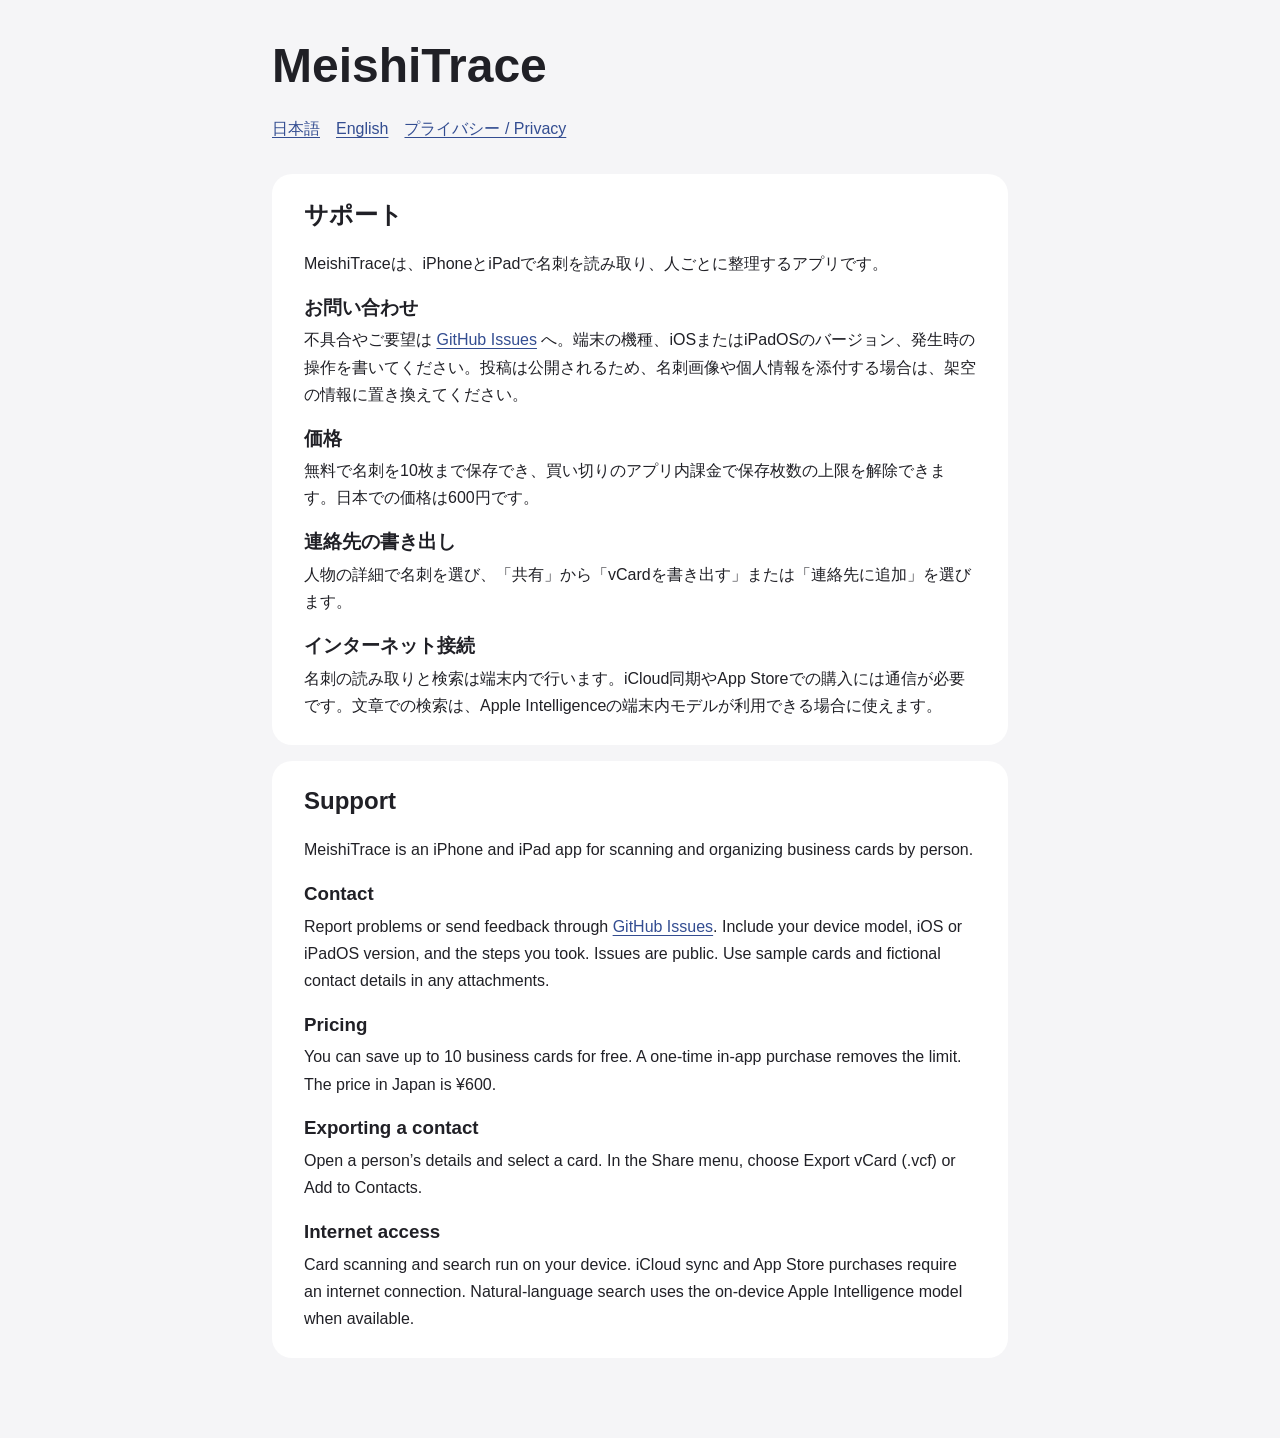
<file: docs/index.html>
<!doctype html>
<html lang="ja">
<head>
<meta charset="utf-8">
<meta name="viewport" content="width=device-width, initial-scale=1">
<meta name="description" content="iPhone向け名刺管理アプリ「MeishiTrace」のサポートページ">
<title>MeishiTrace サポート</title>
<link rel="stylesheet" href="style.css">
</head>
<body>
<main>
<header>
<h1>MeishiTrace</h1>
<nav aria-label="ページ内リンク"><a href="#ja">日本語</a><a href="#en" lang="en">English</a><a href="privacy.html">プライバシー / Privacy</a></nav>
</header>
<section id="ja" lang="ja">
<h2>サポート</h2>
<p>MeishiTraceは、iPhoneとiPadで名刺を読み取り、人ごとに整理するアプリです。</p>
<h3>お問い合わせ</h3>
<p>不具合やご要望は <a href="https://github.com/oud0n/meishitrace/issues">GitHub Issues</a> へ。端末の機種、iOSまたはiPadOSのバージョン、発生時の操作を書いてください。投稿は公開されるため、名刺画像や個人情報を添付する場合は、架空の情報に置き換えてください。</p>
<h3>価格</h3>
<p>無料で名刺を10枚まで保存でき、買い切りのアプリ内課金で保存枚数の上限を解除できます。日本での価格は600円です。</p>
<h3>連絡先の書き出し</h3>
<p>人物の詳細で名刺を選び、「共有」から「vCardを書き出す」または「連絡先に追加」を選びます。</p>
<h3>インターネット接続</h3>
<p>名刺の読み取りと検索は端末内で行います。iCloud同期やApp Storeでの購入には通信が必要です。文章での検索は、Apple Intelligenceの端末内モデルが利用できる場合に使えます。</p>
</section>
<section id="en" lang="en">
<h2>Support</h2>
<p>MeishiTrace is an iPhone and iPad app for scanning and organizing business cards by person.</p>
<h3>Contact</h3>
<p>Report problems or send feedback through <a href="https://github.com/oud0n/meishitrace/issues">GitHub Issues</a>. Include your device model, iOS or iPadOS version, and the steps you took. Issues are public. Use sample cards and fictional contact details in any attachments.</p>
<h3>Pricing</h3>
<p>You can save up to 10 business cards for free. A one-time in-app purchase removes the limit. The price in Japan is ¥600.</p>
<h3>Exporting a contact</h3>
<p>Open a person’s details and select a card. In the Share menu, choose Export vCard (.vcf) or Add to Contacts.</p>
<h3>Internet access</h3>
<p>Card scanning and search run on your device. iCloud sync and App Store purchases require an internet connection. Natural-language search uses the on-device Apple Intelligence model when available.</p>
</section>
</main>
</body>
</html>
</file>
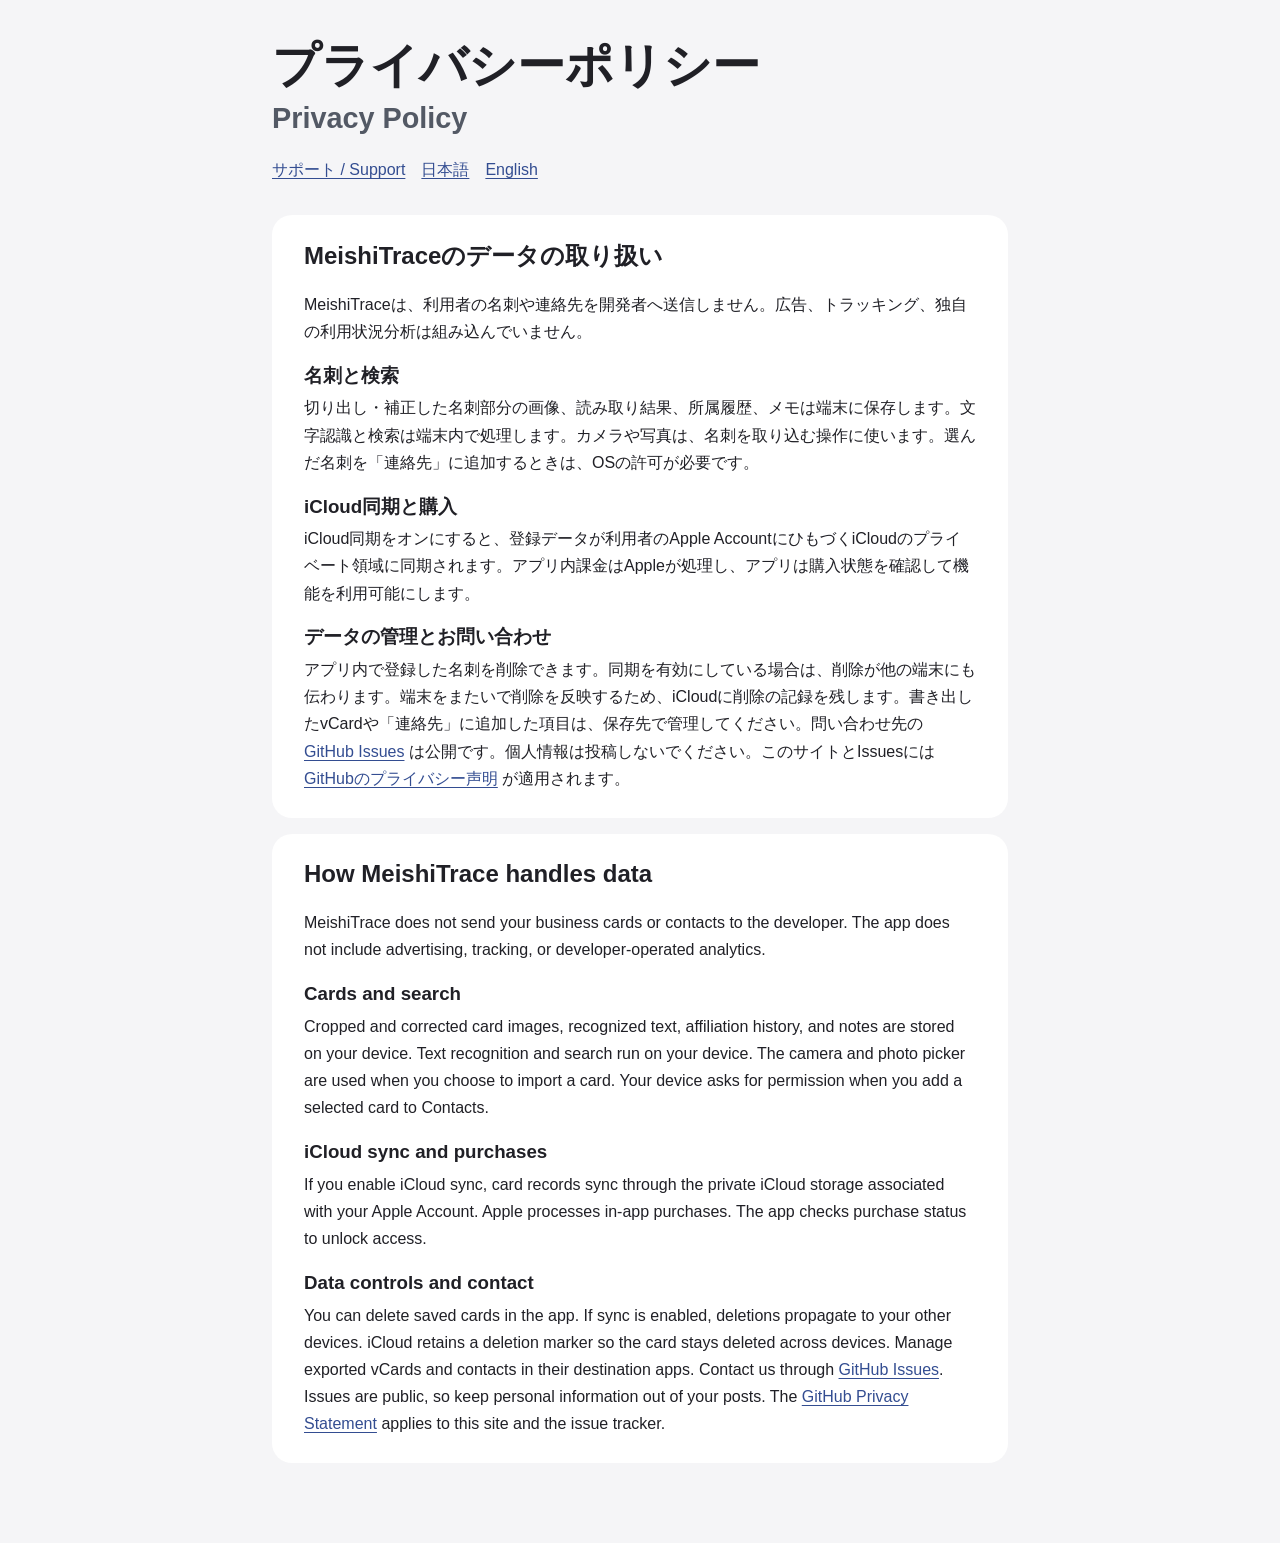
<file: docs/privacy.html>
<!doctype html>
<html lang="ja">
<head>
<meta charset="utf-8">
<meta name="viewport" content="width=device-width, initial-scale=1">
<title>MeishiTrace プライバシーポリシー</title>
<link rel="stylesheet" href="style.css">
</head>
<body>
<main>
<header>
<h1>プライバシーポリシー <span lang="en">Privacy Policy</span></h1>
<nav aria-label="ページ内リンク"><a href="index.html">サポート / Support</a><a href="#ja">日本語</a><a href="#en" lang="en">English</a></nav>
</header>
<section id="ja" lang="ja">
<h2>MeishiTraceのデータの取り扱い</h2>
<p>MeishiTraceは、利用者の名刺や連絡先を開発者へ送信しません。広告、トラッキング、独自の利用状況分析は組み込んでいません。</p>
<h3>名刺と検索</h3>
<p>切り出し・補正した名刺部分の画像、読み取り結果、所属履歴、メモは端末に保存します。文字認識と検索は端末内で処理します。カメラや写真は、名刺を取り込む操作に使います。選んだ名刺を「連絡先」に追加するときは、OSの許可が必要です。</p>
<h3>iCloud同期と購入</h3>
<p>iCloud同期をオンにすると、登録データが利用者のApple AccountにひもづくiCloudのプライベート領域に同期されます。アプリ内課金はAppleが処理し、アプリは購入状態を確認して機能を利用可能にします。</p>
<h3>データの管理とお問い合わせ</h3>
<p>アプリ内で登録した名刺を削除できます。同期を有効にしている場合は、削除が他の端末にも伝わります。端末をまたいで削除を反映するため、iCloudに削除の記録を残します。書き出したvCardや「連絡先」に追加した項目は、保存先で管理してください。問い合わせ先の <a href="https://github.com/oud0n/meishitrace/issues">GitHub Issues</a> は公開です。個人情報は投稿しないでください。このサイトとIssuesには <a href="https://docs.github.com/ja/site-policy/privacy-policies/github-general-privacy-statement">GitHubのプライバシー声明</a> が適用されます。</p>
</section>
<section id="en" lang="en">
<h2>How MeishiTrace handles data</h2>
<p>MeishiTrace does not send your business cards or contacts to the developer. The app does not include advertising, tracking, or developer-operated analytics.</p>
<h3>Cards and search</h3>
<p>Cropped and corrected card images, recognized text, affiliation history, and notes are stored on your device. Text recognition and search run on your device. The camera and photo picker are used when you choose to import a card. Your device asks for permission when you add a selected card to Contacts.</p>
<h3>iCloud sync and purchases</h3>
<p>If you enable iCloud sync, card records sync through the private iCloud storage associated with your Apple Account. Apple processes in-app purchases. The app checks purchase status to unlock access.</p>
<h3>Data controls and contact</h3>
<p>You can delete saved cards in the app. If sync is enabled, deletions propagate to your other devices. iCloud retains a deletion marker so the card stays deleted across devices. Manage exported vCards and contacts in their destination apps. Contact us through <a href="https://github.com/oud0n/meishitrace/issues">GitHub Issues</a>. Issues are public, so keep personal information out of your posts. The <a href="https://docs.github.com/en/site-policy/privacy-policies/github-general-privacy-statement">GitHub Privacy Statement</a> applies to this site and the issue tracker.</p>
</section>
</main>
</body>
</html>
</file>
<file: docs/style.css>
:root {
  color-scheme: light dark;
  font-family: -apple-system, BlinkMacSystemFont, "Hiragino Sans", "Segoe UI", sans-serif;
  line-height: 1.7;
  background: #f5f5f7;
  color: #202026;
  --card: #fff;
  --accent: #334d91;
  --muted: #535965;
}
body { margin: 0; }
main { max-width: 46rem; margin: auto; padding: 2.25rem 1.25rem 4rem; }
header { margin-bottom: 2rem; }
h1, h2, h3 { line-height: 1.25; }
h1 { font-size: clamp(1.8rem, 5vw, 3rem); margin: 0 0 1.2rem; }
h1 span { display: block; margin-top: .3rem; font-size: .6em; color: var(--muted); }
nav { display: flex; flex-wrap: wrap; gap: 1rem; }
section { background: var(--card); padding: 1.6rem clamp(1.15rem, 4vw, 2rem); border-radius: 1.25rem; margin: 1rem 0; }
h2 { margin-top: 0; }
h3 { margin-bottom: .45rem; }
p { margin: .45rem 0 1.15rem; }
section p:last-child { margin-bottom: 0; }
a { color: var(--accent); text-underline-offset: .19em; }
a:focus-visible { outline: 2px solid var(--accent); outline-offset: 4px; }
@media (prefers-color-scheme: dark) {
  :root { background: #18191d; color: #f1f1f5; --card: #23252b; --accent: #b5c7ff; --muted: #b4b6bf; }
}
</file>
